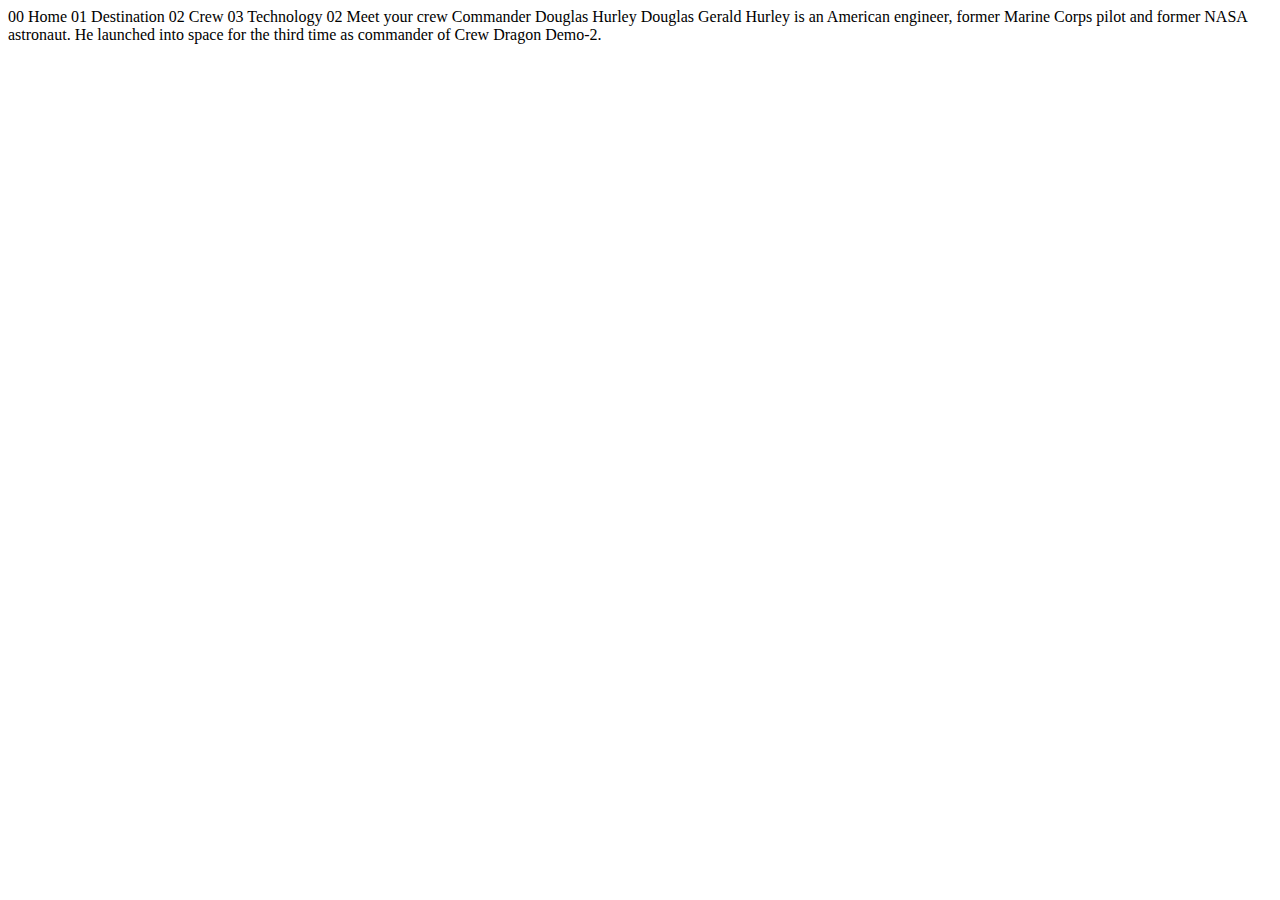
<file: space-tourism-website-main (1)/space-tourism-website-main/starter-code/crew-commander.html>
<!DOCTYPE html>
<html lang="en">
<head>
  <meta charset="UTF-8">
  <meta name="viewport" content="width=device-width, initial-scale=1.0">

  <link rel="icon" type="image/png" sizes="32x32" href="./assets/favicon-32x32.png">
  
  <title>Frontend Mentor | Space tourism website</title>
</head>
<body>

  00 Home
  01 Destination
  02 Crew
  03 Technology

  02 Meet your crew

  Commander
  Douglas Hurley

  Douglas Gerald Hurley is an American engineer, former Marine Corps pilot 
  and former NASA astronaut. He launched into space for the third time as 
  commander of Crew Dragon Demo-2.
</body>
</html>
</file>
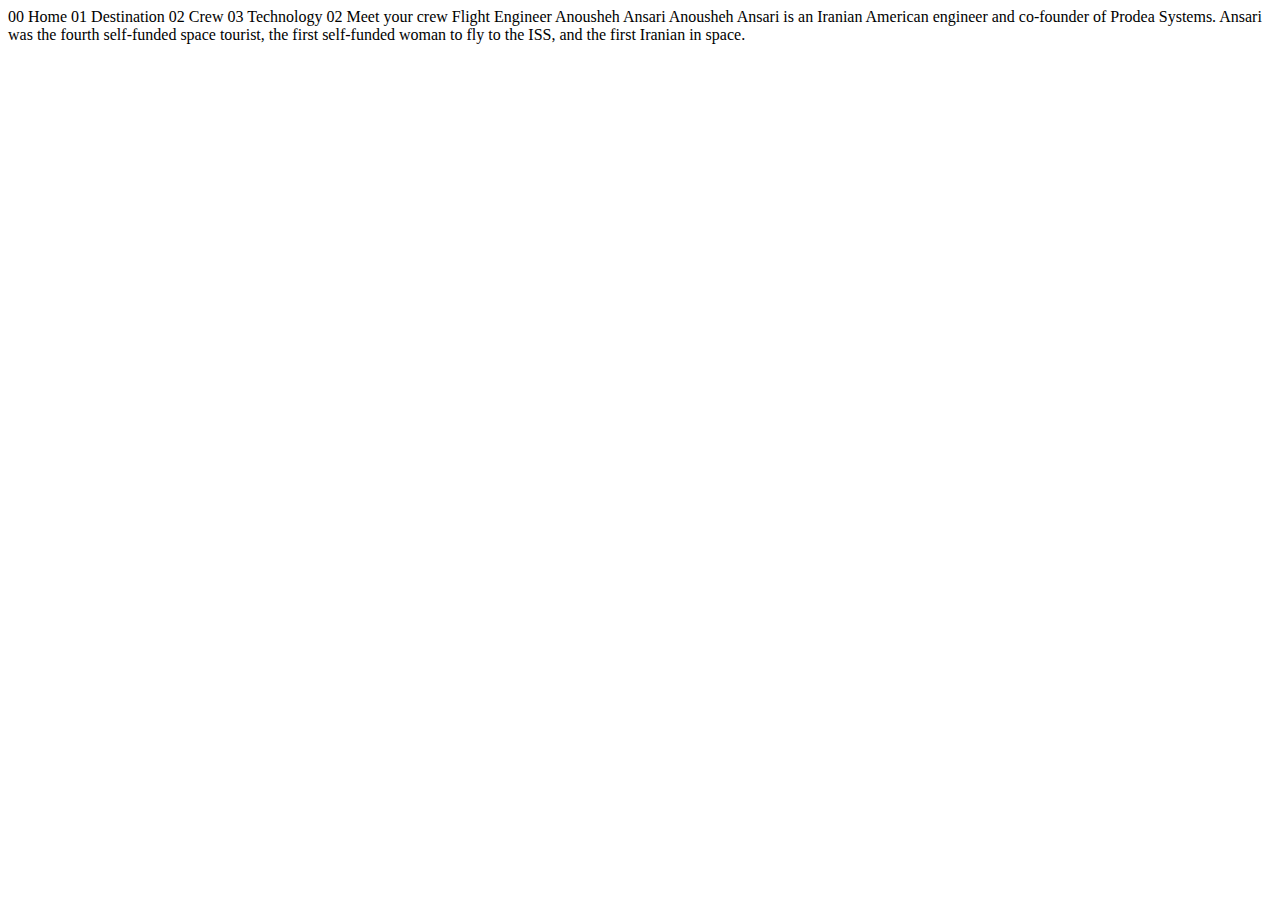
<file: space-tourism-website-main (1)/space-tourism-website-main/starter-code/crew-engineer.html>
<!DOCTYPE html>
<html lang="en">
<head>
  <meta charset="UTF-8">
  <meta name="viewport" content="width=device-width, initial-scale=1.0">

  <link rel="icon" type="image/png" sizes="32x32" href="./assets/favicon-32x32.png">
  
  <title>Frontend Mentor | Space tourism website</title>
</head>
<body>

  00 Home
  01 Destination
  02 Crew
  03 Technology

  02 Meet your crew

  Flight Engineer
  Anousheh Ansari

  Anousheh Ansari is an Iranian American engineer and co-founder of Prodea Systems. 
  Ansari was the fourth self-funded space tourist, the first self-funded woman to 
  fly to the ISS, and the first Iranian in space. 
</body>
</html>
</file>
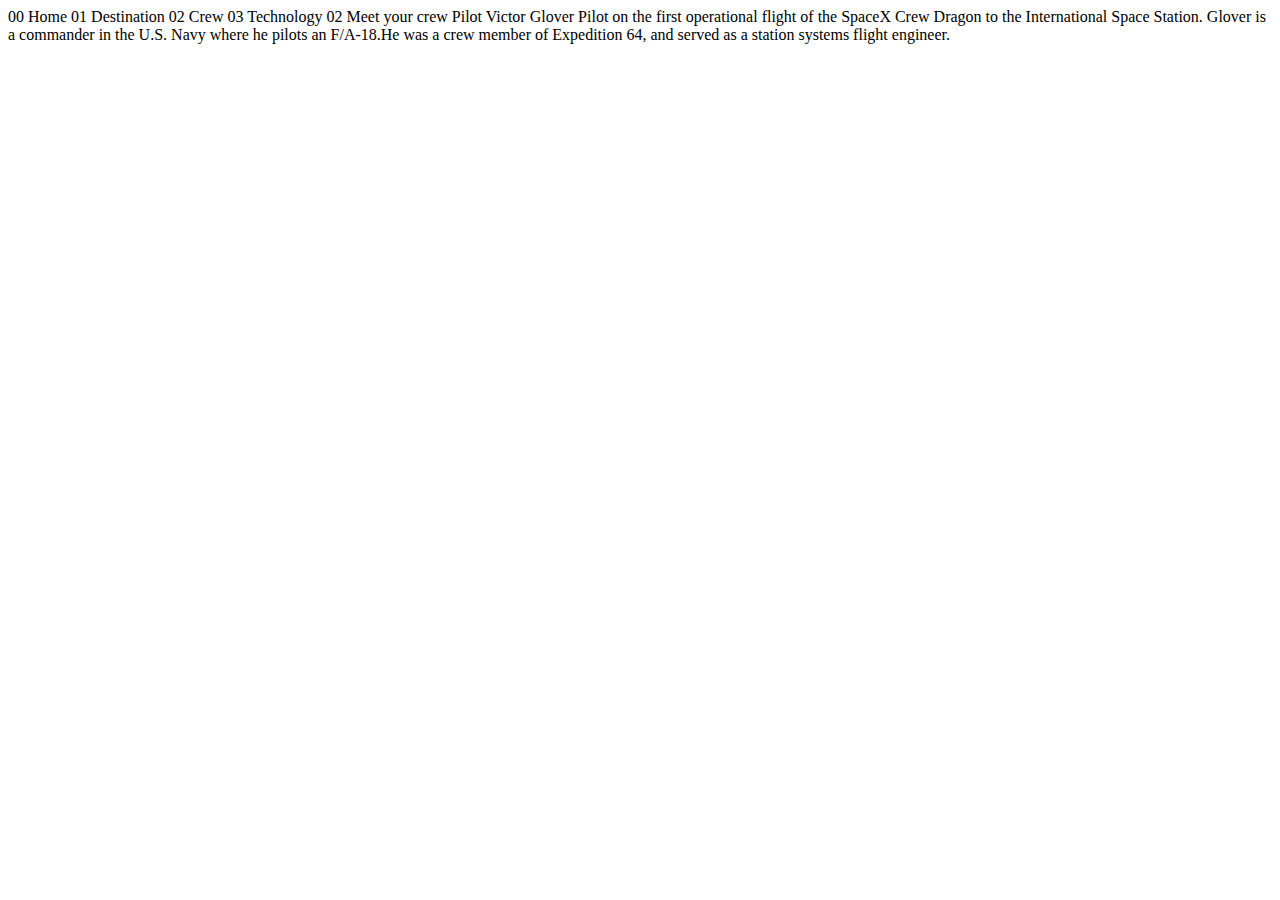
<file: space-tourism-website-main (1)/space-tourism-website-main/starter-code/crew-pilot.html>
<!DOCTYPE html>
<html lang="en">
<head>
  <meta charset="UTF-8">
  <meta name="viewport" content="width=device-width, initial-scale=1.0">

  <link rel="icon" type="image/png" sizes="32x32" href="./assets/favicon-32x32.png">
  
  <title>Frontend Mentor | Space tourism website</title>
</head>
<body>

  00 Home
  01 Destination
  02 Crew
  03 Technology

  02 Meet your crew

  Pilot
  Victor Glover

  Pilot on the first operational flight of the SpaceX Crew Dragon to the 
  International Space Station. Glover is a commander in the U.S. Navy where 
  he pilots an F/A-18.He was a crew member of Expedition 64, and served as a 
  station systems flight engineer. 
</body>
</html>
</file>
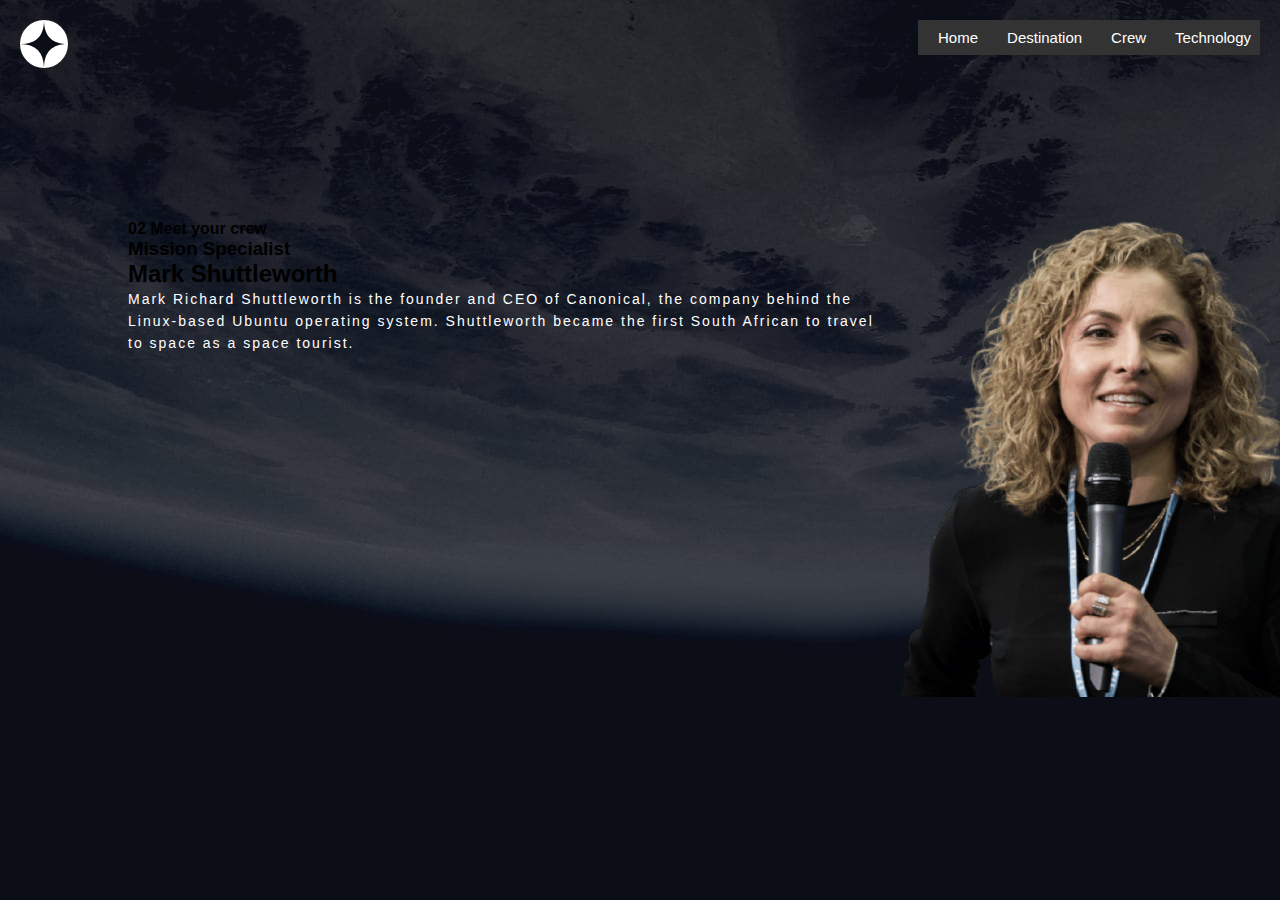
<file: space-tourism-website-main (1)/space-tourism-website-main/starter-code/crew-specialist.html>
<!DOCTYPE html>
<html lang="en">
<head>
  <meta charset="UTF-8">
  <meta name="viewport" content="width=device-width, initial-scale=1.0">
  <link rel="stylesheet" href="style.css">
  <link rel="icon" type="image/png" sizes="32x32" href="./assets/favicon-32x32.png">
  <style>
    html {
    overflow-x: hidden;
    background-image: url(assets/crew/background-crew-desktop.jpg);
    background-position: center;
    background-attachment: fixed;
    background-size: cover;
    }
    .bs-content-main {
      margin-top: 10%;
      margin-left: 10%;
      margin-right: 10%;
    }
    .mainparent {
      display: flex;
      gap: 20px;
    }
    #miagebg {
      margin-right: 20%;
      width: 180%;
    }
    .pher {
      font-size: 14px;
    }
    @media only screen and (max-width:500px) {
      html {
        background-image: url(assets/crew/background-crew-mobile.jpg);
      }
      .bs-content-main {
      margin-top: 10% !important;
      margin-left: 3% !important;
      margin-right: 3% !important;
    }
      .mainparent {
      flex-direction: column;
      gap: 100px;
    }
    #miagebg {
      margin-bottom: 4%;
      float: right;
      width: 70%;
    }
    .pher {
      margin-top: 5%;
      font-size: 14px;
    }
    h4 {
      margin-bottom: 20px;
      font-size: 15px;
    }
    h3 {
      font-size: 18px;
    }
    h2 {
      font-size: 20px;
    }
    }
    @media only screen and (max-width:800px) {
      html {
        background-image: url(assets/crew/background-crew-tablet.jpg);
      }
      .bs-content-main {
      margin-top: 10% !important;
      margin-left: 10%;
      margin-right: 10%;
    }
      .mainparent {
      flex-direction: column;
      gap: 100px;
    }
    #miagebg {
      margin-bottom: 4%;
      float: right;
      width: 70%;
    }
    .pher {
      margin-top: 5%;
      font-size: 16px;
    }
    h4 {
      margin-bottom: 20px;
      font-size: 17px;
    }

    }

  </style>
  
  <title>Frontend Mentor | Space tourism website</title>
</head>
<body>
  <header>
    <div class="logo">
      <img src="assets/shared/logo.svg" alt="">
    </div>
    <nav class="navbar">
      <ul class="flex-list">
        <li><a href="#">Home</a></li>
        <li><a href="#">Destination</a></li>
        <li><a href="#">Crew</a></li>
        <li><a href="#">Technology</a></li>
      </ul>
    </nav>
    <button class="icon"><img src="assets/home/7124209_menu_icon (2).png"></button>
  </header>


  <main class="bs-content-main">
    <div class="mainparent">
      <div class="child-one">
        <h4>02 Meet your crew</h4>
        <h3>Mission Specialist</h3>
        <h2>Mark Shuttleworth</h2>
        <p class="pher">Mark Richard Shuttleworth is the founder and CEO of Canonical, the company behind 
          the Linux-based Ubuntu operating system. Shuttleworth became the first South 
          African to travel to space as a space tourist.</p>
      </div>
      <div class="child-tow">
        <img id="miagebg" src="assets/crew/image-anousheh-ansari.png" alt="">


      </div>
    </div>



  </main>
</body>
</html>
</file>
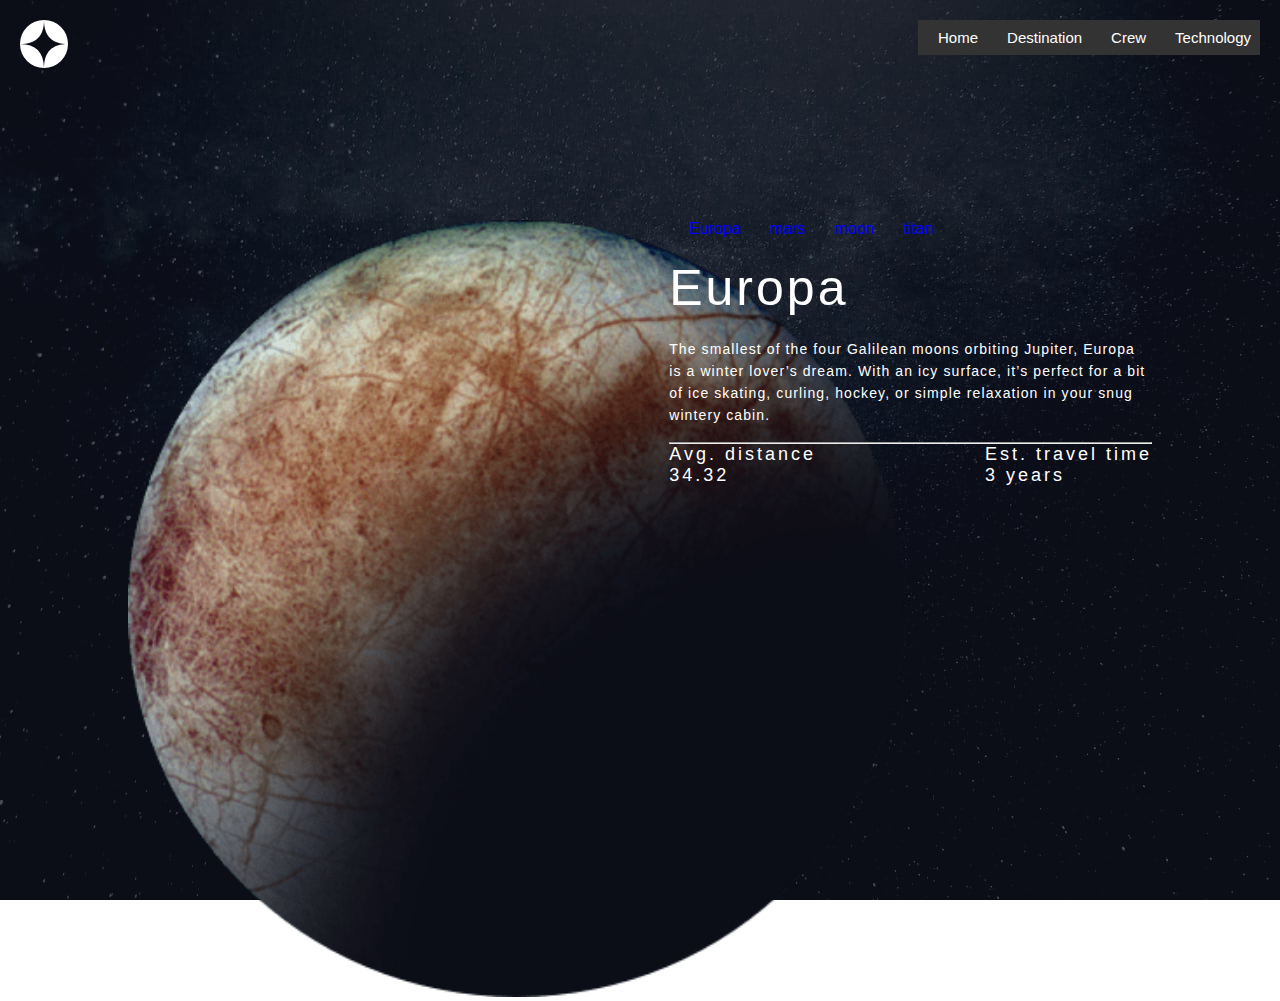
<file: space-tourism-website-main (1)/space-tourism-website-main/starter-code/destination-europa.html>
<!DOCTYPE html>
<html lang="en">
<head>
  <meta charset="UTF-8">
  <meta name="viewport" content="width=device-width, initial-scale=1.0">
  

  <link rel="icon" type="image/png" sizes="32x32" href="./assets/favicon-32x32.png">
  
  <title>Frontend Mentor | Space tourism website</title>
  <link rel="stylesheet" href="style.css">
  <style>
    * {
      margin: 0;
      padding: 0%;
      box-sizing: border-box;
    }
    html {
    overflow-x: hidden;
    background-image: url(assets/destination/background-destination-desktop.jpg);
    background-position: center;
    background-attachment: fixed;
    background-size: cover;
}
.main-contentb {
  margin-top: 10%;
    margin-left: 10% !important;
    margin-right: 10% !important;

}
.flex-item {
  list-style: none;
  text-decoration: none;
  display: flex;
}
.parent-bd {
  display: flex;
  gap: 400px;
}
.bd-big {
    font-weight: 200;
    letter-spacing: 3px;
    color: #fff;
    font-size: 50px;
    line-height: 100px;
}
.line {
  margin-top: 16px;
}
.parent-small {
  display: flex;
  justify-content: space-between;
  gap: 40px;
}
.parent-small-two {
  font-size: 10px;
  font-weight: 100;
}
#bgimage {
  width: 550%;

}
.paregraph-content {
  font-size: 14px;
  letter-spacing: 1.1px; 
}
@media only screen and (max-width:500px) {
  html {
    background-image: url(assets/destination/background-destination-mobile.jpg);
  }
  .main-contentb {
    margin-bottom: 50px;
  margin-top: 10%;
    margin-left: 3% !important;
    margin-right: 3% !important;
}
  .parent-bd {
  flex-direction: column;
  gap: 100px;
}
#bgimage {
  justify-content: center;
  text-align: center;
  width: 70%;
}
.bd-round {
  justify-content: center;
  display: flex;
}
.flex-item li a {
  padding: 8px;
  font-size: 16px;
}
.bd-big {
  font-weight: 700;
  font-size: 30px;
  line-height: 30px;
  margin-bottom: 18%;
}
.flex-item {
  display: flex;
  justify-content: center;
}
.parent-small {
  display: flex;
  justify-content: space-between;
  gap: 40px;
}
.text {
  font-size: 12px;
}
.num {
  font-size: 14px;
  color: rgb(144, 137, 128);
  font-weight: 700;
}
}

@media only screen and (max-width:800px) {
  /* For tablets: */
  html {
    background-image: url(assets/destination/background-destination-tablet.jpg);
    background-position: center;
  }
  .main-contentb {
    margin-bottom: 50px;
    margin-top: 10%;
    margin-left: 10% !important;
    margin-right: 10% !important;
}
.parent-bd {
  flex-direction: column;
  gap: 100px;
}
#bgimage {
  justify-content: center;
  text-align: center;
  width: 80%;
}
.bd-round {
  justify-content: center;
  display: flex;
}
.flex-item li a {
  padding: 10px;
  font-size: 19px;
}
.flex-item {
  display: flex;
  justify-content: center;
}
.text {
  font-size: 14px;
}
.num {
  font-size: 16px;
  color: rgb(144, 137, 128);
  font-weight: 800;
}
}


  </style>
</head>
<body>
  <header>
    <div class="logo">
      <img src="assets/shared/logo.svg" alt="">
    </div>
    <nav class="navbar">
      <ul class="flex-list">
        <li><a href="index.html">Home</a></li>
        <li><a href="destination-europa.html">Destination</a></li>
        <li><a href="crew-commander.html">Crew</a></li>
        <li><a href="#">Technology</a></li>
      </ul>
    </nav>
    <button class="icon"><img src="assets/home/7124209_menu_icon (2).png"></button>
  </header>
  <main class="main-contentb">
    <div class="parent-bd">    <!---CONTAINER PARENT-->
      <div class="bd-round">
        <img id="bgimage" src="assets/destination/image-europa.png" alet="image">
      </div>
      <div class="bd-cotnent">
        <div> <!----ANOTHER NEW DIV-->
          <ul class="flex-item">
            <li><a id="mylink" href="destination-europa.html">Europa</a></li>
            <li><a id="mylink" href="destination-mars.html">mars</a></li>
            <li><a id="mylink" href="destination-moon.html">moon</a></li>
            <li><a id="mylink" href="destination-titan.html">titan</a></li>
          </ul>
          <h1 id="big" class="bd-big">Europa</h1>
          <p class="paregraph-content">The smallest of the four Galilean moons orbiting Jupiter, Europa is a 
            winter lover’s dream. With an icy surface, it’s perfect for a bit of 
            ice skating, curling, hockey, or simple relaxation in your snug 
            wintery cabin.
          </p>
          <hr class="line">

          <div class="parent-small"> <!---small parent in this section-->
            <div style="display: block;" class="parent-small"><!----first child -->
              <h5 class="text">Avg. distance</h5>
              <h5 class="num">34.32</h5>


            </div>
            <div style="display: block;" class="parent-small-two"> <!---secondary child -->
              <h5 class="text">Est. travel time</h5>
              <h5 class="num">3 years</h5>

              
            </div>
          </div> <!--small parent end here -->

        </div> <!---AND THIS IS THE END-->



      </div>
    </div>
  </main>



</body>
</html>
</file>
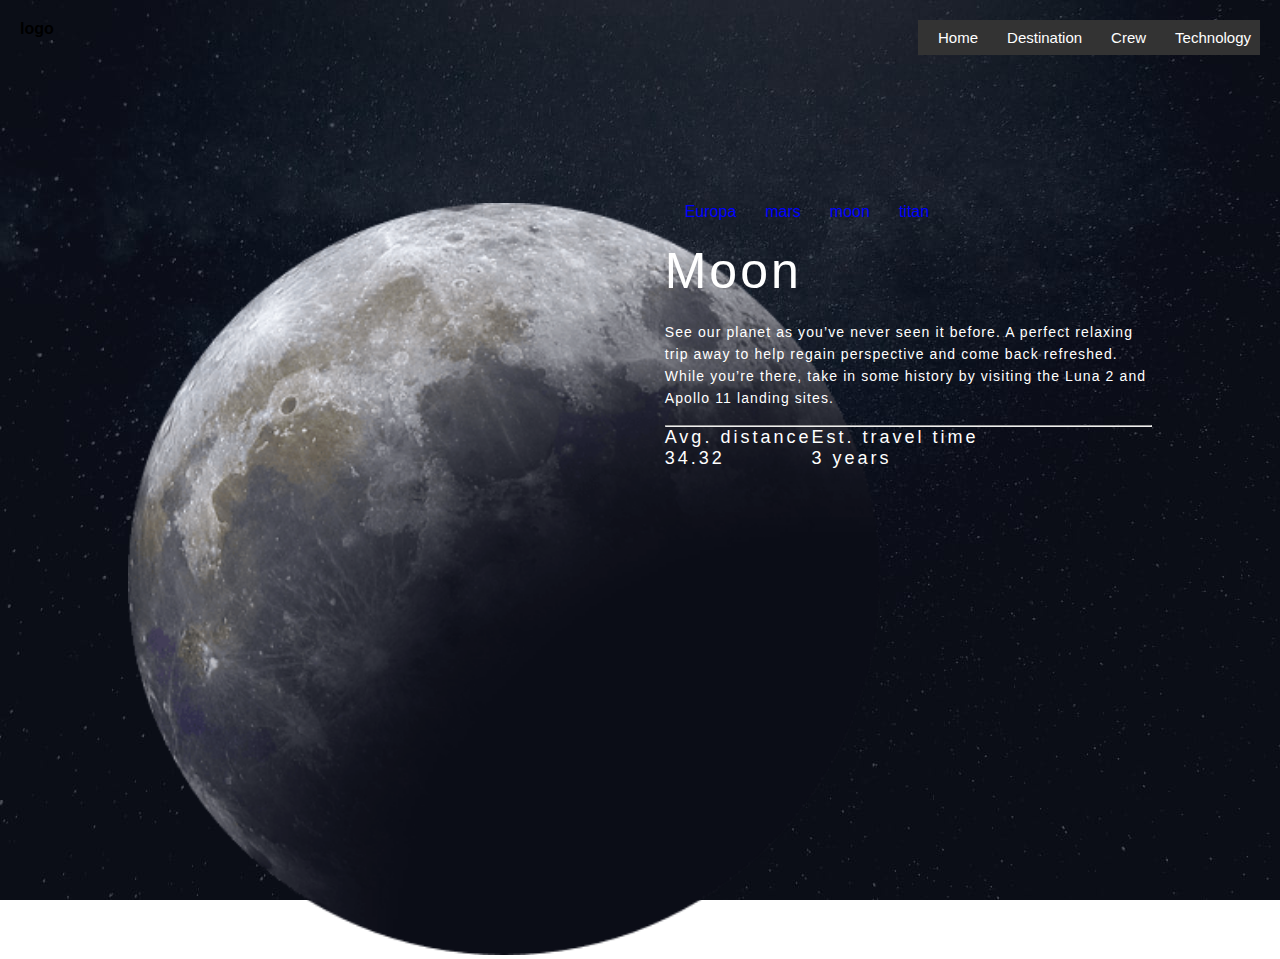
<file: space-tourism-website-main (1)/space-tourism-website-main/starter-code/destination-moon.html>
<!DOCTYPE html>
<html lang="en">
<head>
  <meta charset="UTF-8">
  <meta name="viewport" content="width=device-width, initial-scale=1.0">

  <link rel="icon" type="image/png" sizes="32x32" href="./assets/favicon-32x32.png">
  
  <title>Frontend Mentor | Space tourism website</title>
  <link rel="stylesheet" href="style.css">
  <style>
    * {
      margin: 0;
      padding: 0%;
      box-sizing: border-box;
    }
    html {
    overflow-x: hidden;
    background-image: url(assets/destination/background-destination-desktop.jpg);
    background-position: center;
    background-attachment: fixed;
    background-size: cover;
}
.main-contentb {
  margin-top: 10%;
    margin-left: 10% !important;
    margin-right: 10% !important;

}
.flex-item {
  list-style: none;
  text-decoration: none;
  display: flex;
}
.parent-bd {
  display: flex;
  gap: 400px;
}
.bd-big {
    font-weight: 200;
    letter-spacing: 3px;
    color: #fff;
    font-size: 50px;
    line-height: 100px;
}
.line {
  margin-top: 16px;
}
.parent-small {
  display: flex;
}
.parent-small-two {
  font-size: 10px;
  font-weight: 100;
}
#bgimage {
  width: 550%;

}
.paregraph-content {
  font-size: 14px;
  letter-spacing: 1.1px;
  
}
@media only screen and (max-width:500px) { 
  html {
    overflow-x: hidden;
    background-image: url(assets/destination/background-destination-mobile.jpg);
}
.main-contentb {
  margin-top: 10%;
    margin-left: 3% !important;
    margin-right: 3% !important;
}
.parent-bd {
  flex-direction: column;
  gap: 100px;
}
#bgimage {
  width: 70%;
}
.bd-round {
  justify-content: center;
  display: flex;
}
.flex-item li a {
  padding: 8px;
  font-size: 16px;
}
.flex-item {
  display: flex;
  justify-content: center;
}
.text {
  font-size: 12px;
}
.num {
  font-size: 13px !important;
  color: rgb(144, 137, 128);
  font-weight: 700;
}
.parent-small {
  display: flex;
  justify-content: space-between;
  gap: 40px;
}
.bd-big {
  font-weight: 800;
  font-size: 30px;
  line-height: 30px;
  margin-bottom: 40px;
}
}
@media only screen and (max-width:800px) { 
  html {
    overflow-x: hidden;
    background-image: url(assets/destination/background-destination-tablet.jpg);
} 
.main-contentb {
  margin-top: 10%;
    margin-left: 10% !important;
    margin-right: 10% !important;
} 
.parent-bd {
  flex-direction: column;
  gap: 100px;
}
#bgimage {
  width: 80%;
}
.bd-round {
  justify-content: center;
  display: flex;
}
.flex-item li a {
  padding: 10px;
  font-size: 18px;
}
.flex-item {
  display: flex;
  justify-content: center;
}
.text {
  font-size: 14px;
}
.num {
  font-size: 15px !important;
  color: rgb(144, 137, 128);
  font-weight: 700;
}
.parent-small {
  display: flex;
  justify-content: space-between;
  gap: 40px;
}
.bd-big {
  font-weight: 800;
  font-size: 40px;
  line-height: 30px;
  margin-bottom: 50px;
}
}
  </style>
</head>
<body>
  <header>
    <div class="logo">
      <h4>logo</h4>
    </div>
    <nav class="navbar">
      <ul class="flex-list">
        <li><a href="#">Home</a></li>
        <li><a href="#">Destination</a></li>
        <li><a href="#">Crew</a></li>
        <li><a href="#">Technology</a></li>
      </ul>
    </nav>
    <button class="icon"><img src="assets/home/7124209_menu_icon (2).png"></button>
  </header>



  <main class="main-contentb">
    <div class="parent-bd">    <!---CONTAINER PARENT-->
      <div class="bd-round">
        <img id="bgimage" src="assets/destination/image-moon.png" alet="image">
      </div>
      <div class="bd-cotnent">
        <div> <!----ANOTHER NEW DIV-->
          <ul class="flex-item">
            <li><a id="mylink" href="destination-europa.html">Europa</a></li>
            <li><a id="mylink" href="destination-mars.html">mars</a></li>
            <li><a id="mylink" href="destination-moon.html">moon</a></li>
            <li><a id="mylink" href="#">titan</a></li>
          </ul>
          <h1 class="bd-big">Moon</h1>
          <p class="paregraph-content">See our planet as you’ve never seen it before. A perfect relaxing trip away to help 
            regain perspective and come back refreshed. While you’re there, take in some history 
            by visiting the Luna 2 and Apollo 11 landing sites.
          
          
          </p>
          <hr class="line">

          <div class="parent-small"> <!---small parent in this section-->
            <div style="display: block;" class="parent-small"><!----first child -->
              <h5 class="text">Avg. distance</h5>
              <h5 class="num">34.32</h5>


            </div>
            <div style="display: block;" class="parent-small-two"> <!---secondary child -->
              <h5 class="text">Est. travel time</h5>
              <h5 class="num">3 years</h5>

              
            </div>
          </div> <!--small parent end here -->

        </div> <!---AND THIS IS THE END-->



      </div>
    </div>
  </main>


  
</body>
</html>
</file>
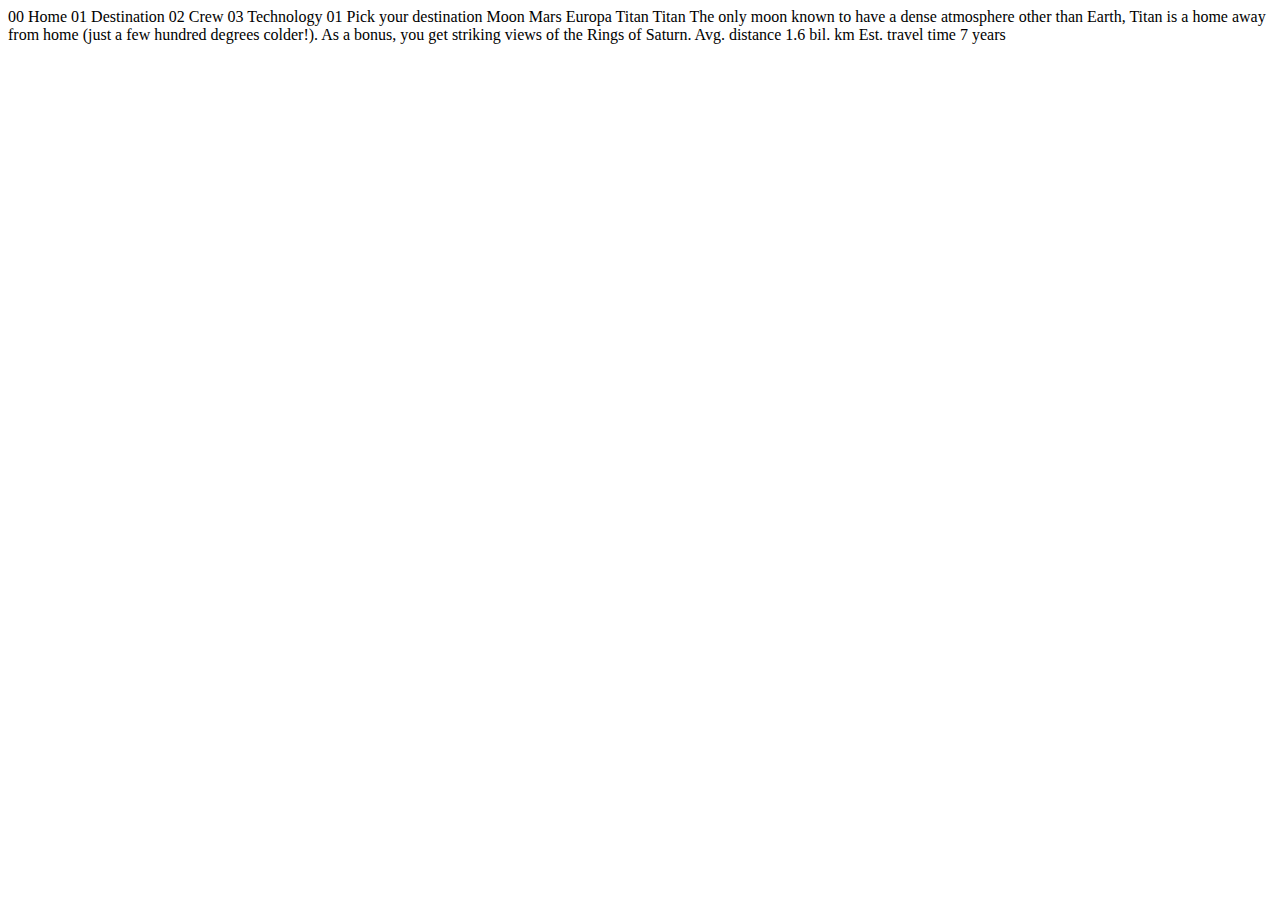
<file: space-tourism-website-main (1)/space-tourism-website-main/starter-code/destination-titan.html>
<!DOCTYPE html>
<html lang="en">
<head>
  <meta charset="UTF-8">
  <meta name="viewport" content="width=device-width, initial-scale=1.0">

  <link rel="icon" type="image/png" sizes="32x32" href="./assets/favicon-32x32.png">
  
  <title>Frontend Mentor | Space tourism website</title>
</head>
<body>

  00 Home
  01 Destination
  02 Crew
  03 Technology

  01 Pick your destination

  Moon
  Mars
  Europa
  Titan

  Titan

  The only moon known to have a dense atmosphere other than Earth, Titan 
  is a home away from home (just a few hundred degrees colder!). As a 
  bonus, you get striking views of the Rings of Saturn.

  Avg. distance
  1.6 bil. km

  Est. travel time
  7 years
</body>
</html>
</file>
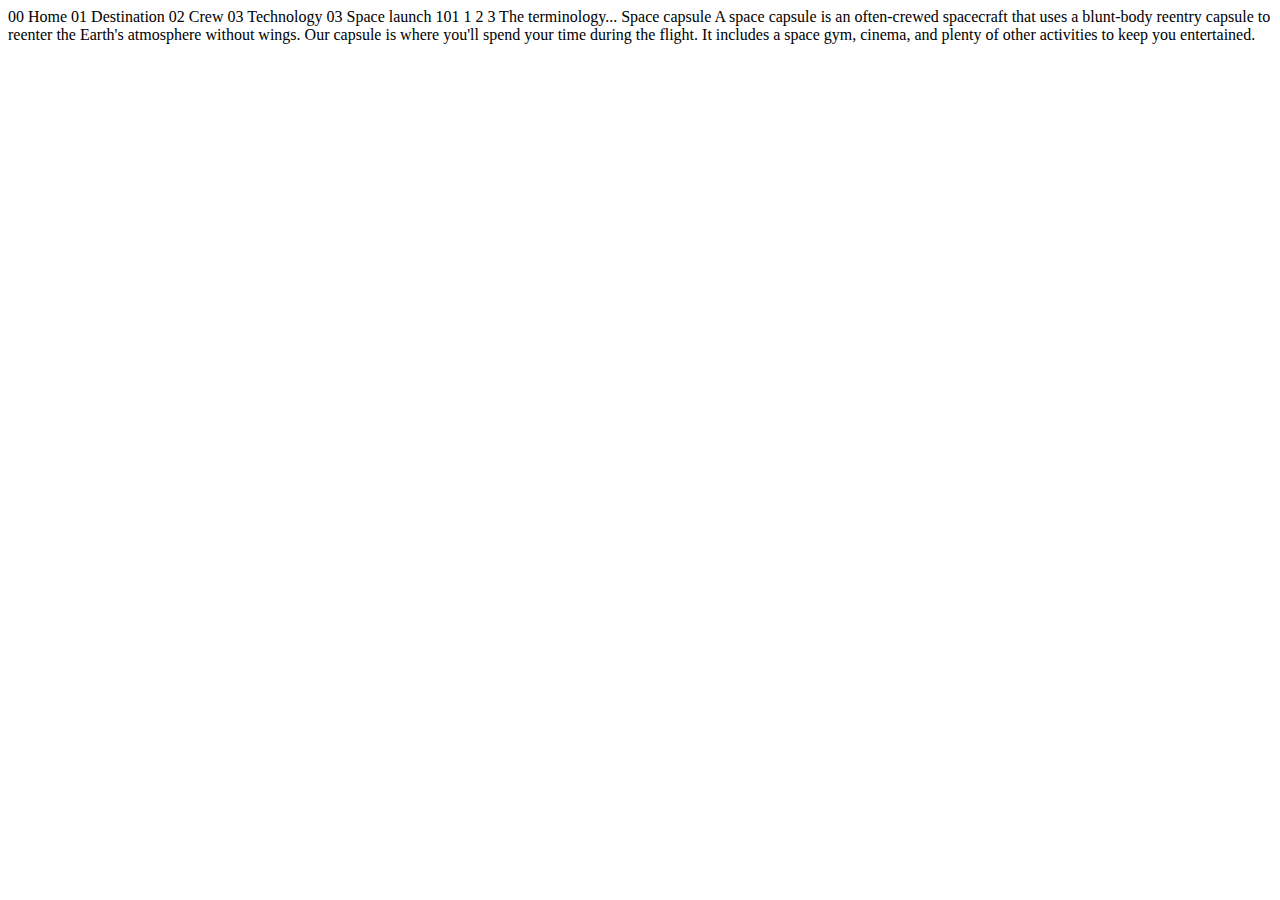
<file: space-tourism-website-main (1)/space-tourism-website-main/starter-code/technology-capsule.html>
<!DOCTYPE html>
<html lang="en">
<head>
  <meta charset="UTF-8">
  <meta name="viewport" content="width=device-width, initial-scale=1.0">

  <link rel="icon" type="image/png" sizes="32x32" href="./assets/favicon-32x32.png">
  
  <title>Frontend Mentor | Space tourism website</title>
</head>
<body>

  00 Home
  01 Destination
  02 Crew
  03 Technology

  03 Space launch 101

  1
  2
  3

  The terminology...
  Space capsule

  A space capsule is an often-crewed spacecraft that uses a blunt-body reentry 
  capsule to reenter the Earth's atmosphere without wings. Our capsule is where 
  you'll spend your time during the flight. It includes a space gym, cinema, 
  and plenty of other activities to keep you entertained.
</body>
</html>
</file>
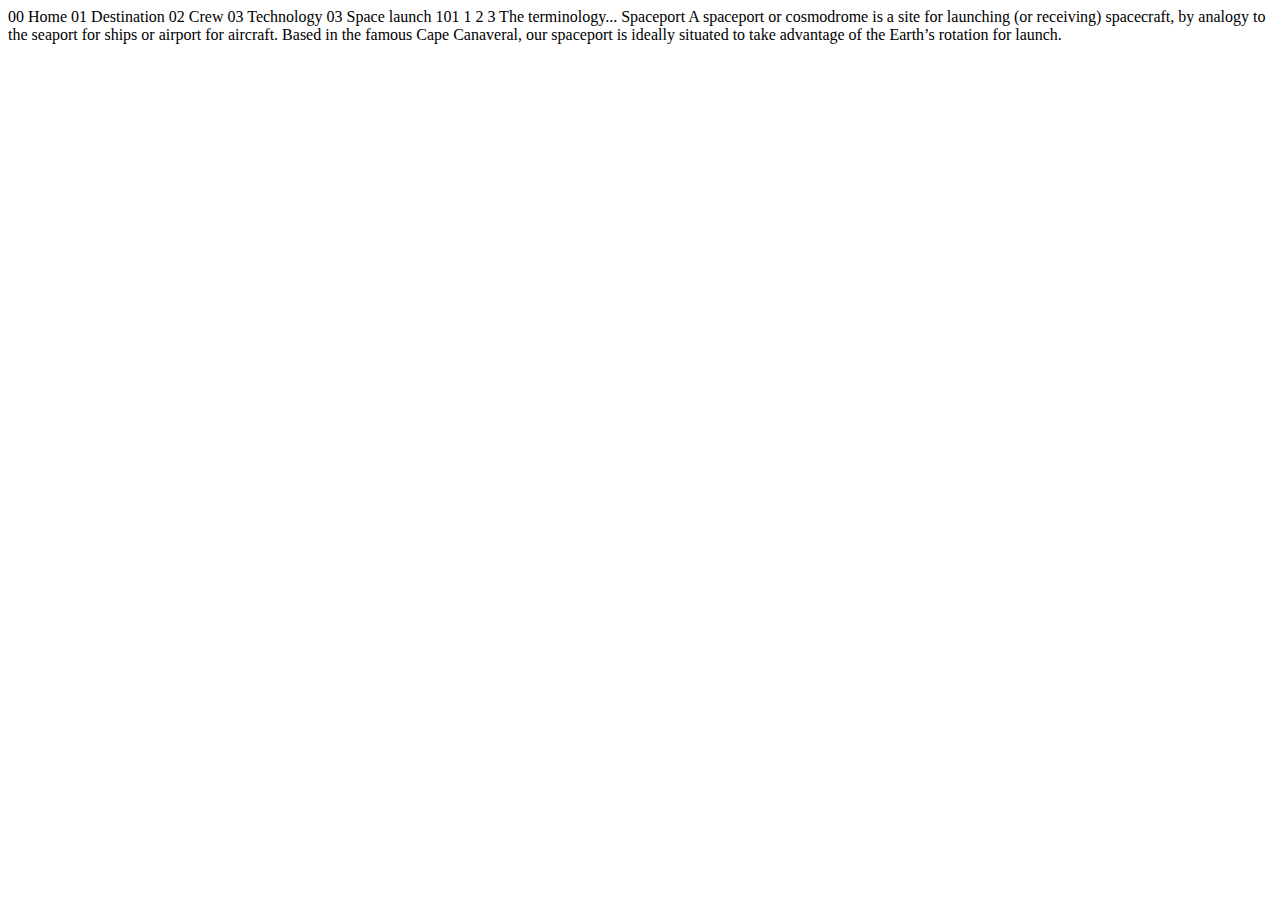
<file: space-tourism-website-main (1)/space-tourism-website-main/starter-code/technology-spaceport.html>
<!DOCTYPE html>
<html lang="en">
<head>
  <meta charset="UTF-8">
  <meta name="viewport" content="width=device-width, initial-scale=1.0">

  <link rel="icon" type="image/png" sizes="32x32" href="./assets/favicon-32x32.png">
  
  <title>Frontend Mentor | Space tourism website</title>
</head>
<body>

  00 Home
  01 Destination
  02 Crew
  03 Technology

  03 Space launch 101

  1
  2
  3

  The terminology...
  Spaceport

  A spaceport or cosmodrome is a site for launching (or receiving) spacecraft, 
  by analogy to the seaport for ships or airport for aircraft. Based in the 
  famous Cape Canaveral, our spaceport is ideally situated to take advantage 
  of the Earth’s rotation for launch.
</body>
</html>
</file>
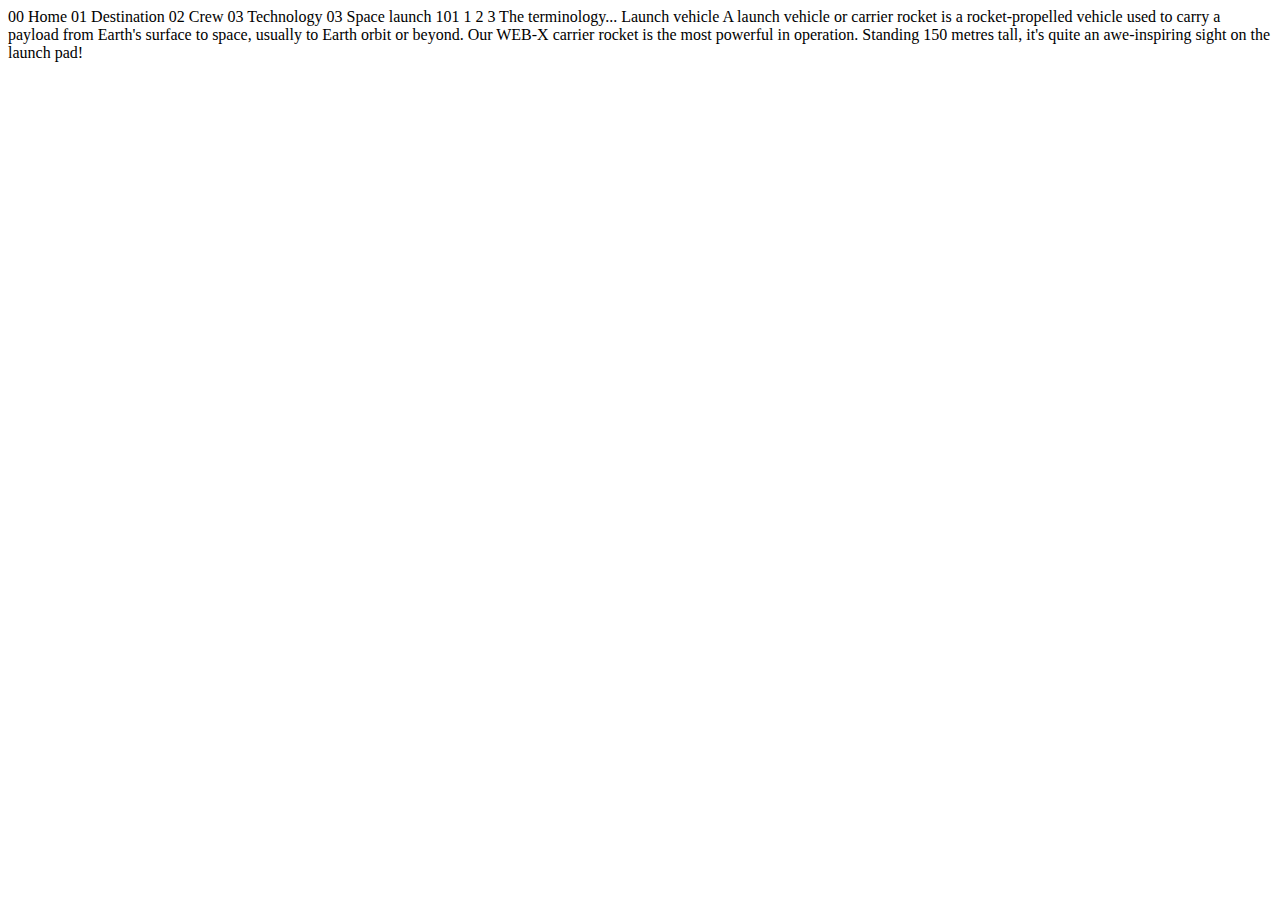
<file: space-tourism-website-main (1)/space-tourism-website-main/starter-code/technology-vehicle.html>
<!DOCTYPE html>
<html lang="en">
<head>
  <meta charset="UTF-8">
  <meta name="viewport" content="width=device-width, initial-scale=1.0">

  <link rel="icon" type="image/png" sizes="32x32" href="./assets/favicon-32x32.png">
  
  <title>Frontend Mentor | Space tourism website</title>
</head>
<body>

  00 Home
  01 Destination
  02 Crew
  03 Technology

  03 Space launch 101

  1
  2
  3

  The terminology...
  Launch vehicle

  A launch vehicle or carrier rocket is a rocket-propelled vehicle used to carry a 
  payload from Earth's surface to space, usually to Earth orbit or beyond. Our 
  WEB-X carrier rocket is the most powerful in operation. Standing 150 metres tall, 
  it's quite an awe-inspiring sight on the launch pad!
</body>
</html>
</file>
<file: space-tourism-website-main (1)/space-tourism-website-main/starter-code/style.css>
*{
    padding: 0%;
    margin: 0%;
    box-sizing: border-box;
}
body {
    font-family: sans-serif;
    font-style: normal;
    text-decoration: none;

}
html {
    overflow-x: hidden;
    background-image: url(assets/home/background-home-desktop.jpg);
    background-position: center;
    background-attachment: fixed;
    background-size: cover;
}
header {
    padding: 20px;
    display: flex;
    justify-content: space-between;
}
.navbar ul li  {
    display: flex;
    list-style-type: none;
    margin: 0;
    padding: 0;
    background-color: #333;
  }
  .flex-list {
    display: flex;
    padding: 0;
  }
  ul li a {
    color: #fff;
    text-decoration: none;
    padding: 9px;
    padding-left: 20px;
  }
  button {
    display: none;
  }

  .main-content {
    margin-left: 10%;
    margin-right: 10%;
  }
  .parent-bg {
    margin-top: 50px;
    gap: 200px;
    display: flex;
  }
  span {
    letter-spacing: normal;
    font-weight: 800;
    color: rgb(106, 101, 95);
  }
  h5 {
    font-weight: 200;
    letter-spacing: 3px;
    color: #fff;
    font-size: 16px;
    font-size: 18px;
  }
  h1 {
    letter-spacing: 13px;
    line-height: 120px;
    font-weight: 100;
    color: #fff;
    font-size: 90px;
  }
  p {
    font-size: 17px;
    color: #fff;
    font-weight: 100;
    line-height: 22px;
    letter-spacing: 2px;
  }


  .colored {
    letter-spacing: 3px;
    font-weight: 100;
    margin-top: 100px;
    border-radius: 50%;
    width: fit-content;
    padding: 30px;
    background-color: #fff;
  }
  #mylink {
    color: blue;
  }
  #mylink:hover {
    color: green;
    border-bottom: 2px solid blue;
  }
 .flex-list {
  font-size: 15px;
 }
 .flex-list li a:hover {
  border-bottom: 2px solid white;
 }

 @media only screen and (max-width:500px) {

  /* For mobile phones: */
  html {
    overflow-x: hidden;
    background-image: url(assets/home/background-home-mobile.jpg);
    background-position: center;
    background-attachment: fixed;
    background-size: cover;
}
  .main-content {
    margin-left: 2%;
    margin-right: 2%;
  }
  .parent-bg {
    margin-top: 50px;
    gap: 0px;
    flex-direction: column;
  }
  p {
    font-size: 14px;
    color: #fff;
    font-weight: 300;
    line-height: 20px;
    letter-spacing: 2px;
  } 
  h1 {
    margin-bottom: 20px;
    text-align: center;
    font-size: 40px;
    letter-spacing: 2px;
    font-weight: 500;
    line-height: 70px;
  }
  h5 {
    text-align: center;
    font-weight: 500;
    letter-spacing: 1px;
    font-size: 15px;
  }
  .bg-round {
    display: flex;
    justify-content: center;
    align-items: center;
    height: 100vh;
  }
  .icon {
    background-color: black;
    cursor: pointer;
    margin-right: 15% !important;
    width: 0%;
    height: 0;
    display: block;
  }
  .navbar {
    display: none;
  }
  .flex-list.active {
    display: block;
  }
  .flex-list {
    flex-direction: column;
    align-items: center;
    background-color: #333;
    position: absolute;
    top: 100%;
    left: 0;
    width: 100%;
    padding: 20px;
  }
}
@media only screen and (max-width:800px) {
  /* For tablets: */
  html {
    background-image: url(assets/home/background-home-tablet.jpg);
    background-position: center;
  }
  .main-content {
    margin-left: 5%;
    margin-right: 5%;
  }
  .parent-bg {
    margin-top: 60px;
    gap: 0px;
    flex-direction: column;
  }
  p {
    font-size: 16px;
    color: #d2cece;
    font-weight: 400;
    line-height: 22px;
    letter-spacing: 2px;
  } 
  h1 {
    margin-top: 20px;
    margin-bottom: 20px;
    text-align: center;
    font-size: 60px;
    letter-spacing: 2px;
    font-weight: 500;
    line-height: 70px;
  }
  h5 {
    text-align: center;
    font-weight: 500;
    letter-spacing: 1px;
    font-size: 17px;
  }
  .bg-round {
    display: flex;
    justify-content: center;
    align-items: center;
    height: 100vh;
  }
  .icon {
    background-color: black;
    cursor: pointer;
    margin-right: 10%;
    width: 0%;
    height: 0;
    display: block;
  }
  .navbar {
    display: none;
  }
}
</file>
